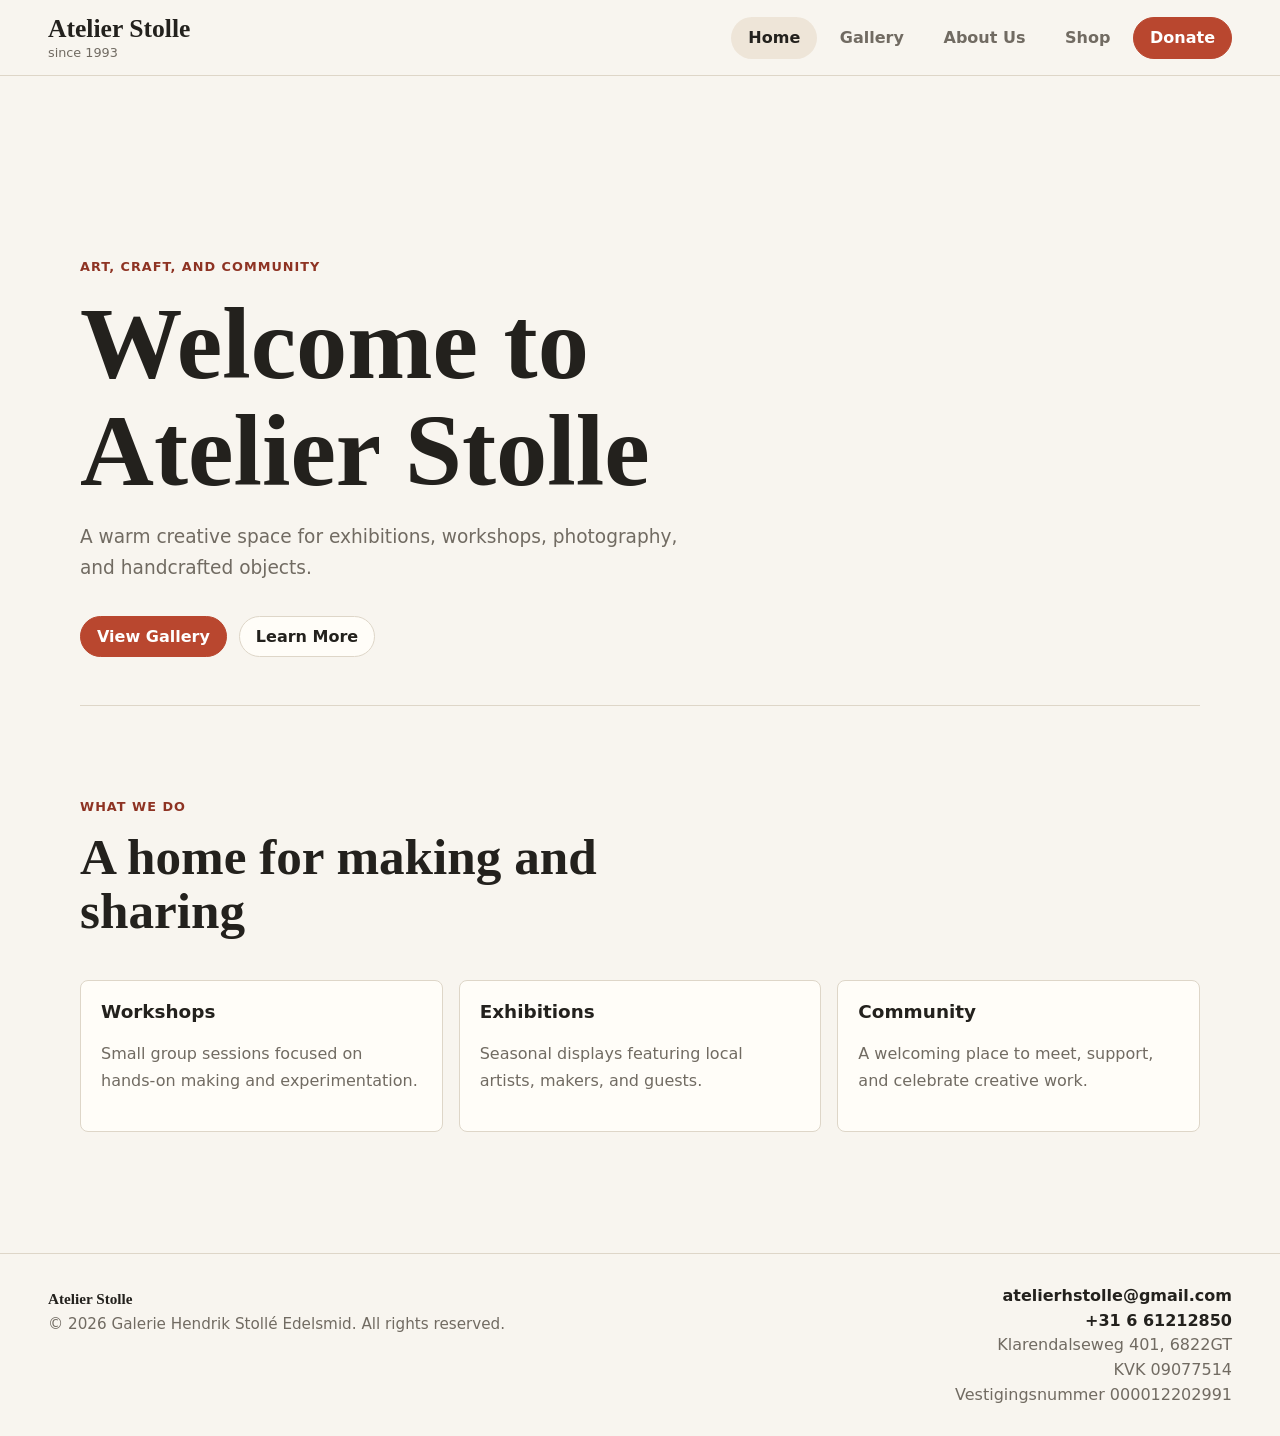
<file: index.html>
<!doctype html>
<html lang="en">
  <head>
    <meta charset="UTF-8" />
    <meta name="viewport" content="width=device-width, initial-scale=1.0" />
    <title>Atelier Stolle</title>
    <link rel="stylesheet" href="styles.css" />
  </head>
  <body>
    <header class="site-header">
      <a class="brand" href="index.html">Atelier Stolle<br /><small class="brand-subtitle">since 1993</small></a>
      <nav class="site-nav" aria-label="Primary navigation">
        <a aria-current="page" href="index.html">Home</a>
        <a href="gallery.html">Gallery</a>
        <a href="about.html">About Us</a>
        <a href="shop.html">Shop</a>
        <button class="donate-button" type="button" data-donate>Donate</button>
      </nav>
    </header>

    <main>
      <section class="hero">
        <div class="hero-copy">
          <p class="eyebrow">Art, craft, and community</p>
          <h1>Welcome to Atelier Stolle</h1>
          <p>
            A warm creative space for exhibitions, workshops, photography, and
            handcrafted objects.
          </p>
          <div class="hero-actions">
            <a class="button primary" href="gallery.html">View Gallery</a>
            <a class="button secondary" href="about.html">Learn More</a>
          </div>
        </div>
      </section>

      <section class="section">
        <div class="section-heading">
          <p class="eyebrow">What we do</p>
          <h2>A home for making and sharing</h2>
        </div>
        <div class="feature-grid">
          <article>
            <h3>Workshops</h3>
            <p>Small group sessions focused on hands-on making and experimentation.</p>
          </article>
          <article>
            <h3>Exhibitions</h3>
            <p>Seasonal displays featuring local artists, makers, and guests.</p>
          </article>
          <article>
            <h3>Community</h3>
            <p>A welcoming place to meet, support, and celebrate creative work.</p>
          </article>
        </div>
      </section>
    </main>

    <footer class="site-footer">
      <div>
        <p class="footer-brand">Atelier Stolle</p>
        <p>&copy; 2026 Galerie Hendrik Stollé Edelsmid. All rights reserved.</p>
      </div>
      <address class="footer-contact">
        <a href="mailto:atelierhstolle@gmail.com">atelierhstolle@gmail.com</a>
        <a href="tel:+31661212850">+31 6 61212850</a>
        <span>Klarendalseweg 401, 6822GT</span>
        <span>KVK 09077514</span>
        <span>Vestigingsnummer 000012202991</span>
      </address>
    </footer>

    <script src="script.js"></script>
  </body>
</html>
</file>
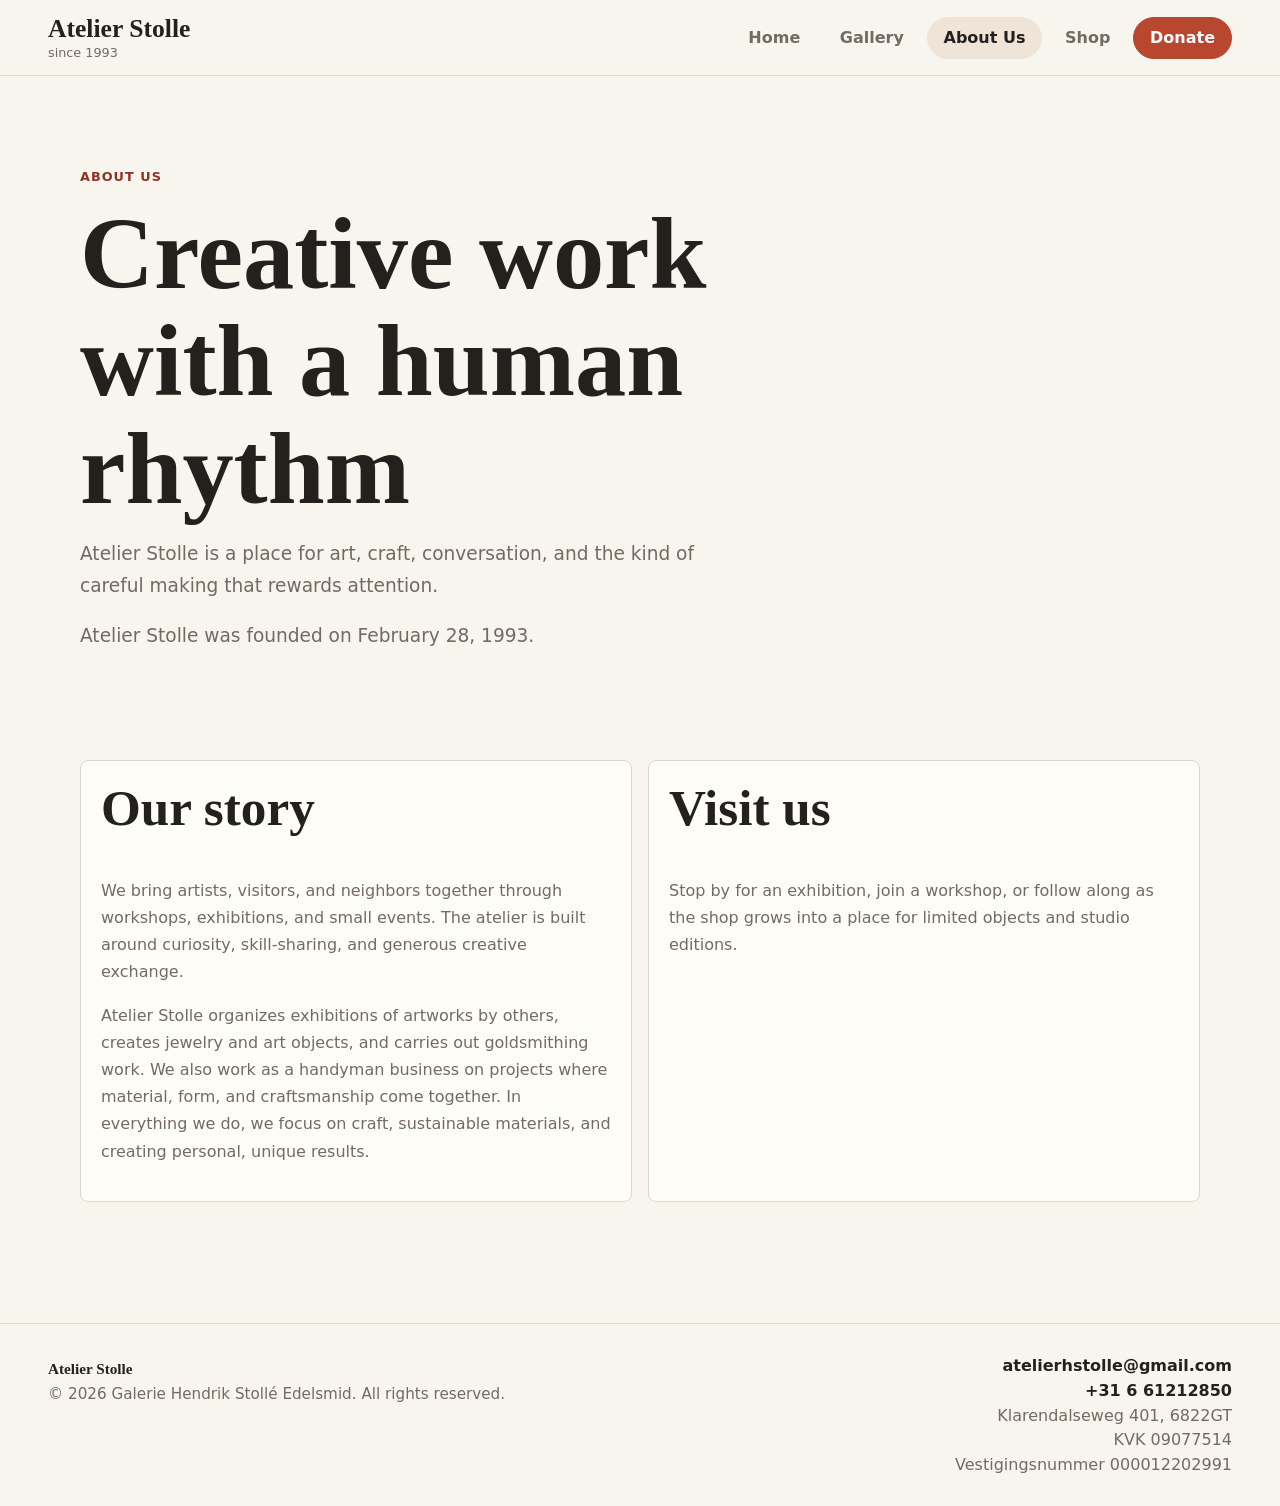
<file: about.html>
<!doctype html>
<html lang="en">
  <head>
    <meta charset="UTF-8" />
    <meta name="viewport" content="width=device-width, initial-scale=1.0" />
    <title>About Us | Atelier Stolle</title>
    <link rel="stylesheet" href="styles.css" />
  </head>
  <body>
    <header class="site-header">
      <a class="brand" href="index.html">Atelier Stolle<br /><small class="brand-subtitle">since 1993</small></a>
      <nav class="site-nav" aria-label="Primary navigation">
        <a href="index.html">Home</a>
        <a href="gallery.html">Gallery</a>
        <a aria-current="page" href="about.html">About Us</a>
        <a href="shop.html">Shop</a>
        <button class="donate-button" type="button" data-donate>Donate</button>
      </nav>
    </header>

    <main>
      <section class="page-intro">
        <p class="eyebrow">About us</p>
        <h1>Creative work with a human rhythm</h1>
        <p>
          Atelier Stolle is a place for art, craft, conversation, and the kind
          of careful making that rewards attention.
        </p>
        <p>Atelier Stolle was founded on February 28, 1993.</p>
      </section>

      <section class="content-band">
        <div>
          <h2>Our story</h2>
          <p>
            We bring artists, visitors, and neighbors together through workshops,
            exhibitions, and small events. The atelier is built around curiosity,
            skill-sharing, and generous creative exchange.
          </p>
          <p>
            Atelier Stolle organizes exhibitions of artworks by others, creates
            jewelry and art objects, and carries out goldsmithing work. We also
            work as a handyman business on projects where material, form, and
            craftsmanship come together. In everything we do, we focus on craft,
            sustainable materials, and creating personal, unique results.
          </p>
        </div>
        <div>
          <h2>Visit us</h2>
          <p>
            Stop by for an exhibition, join a workshop, or follow along as the
            shop grows into a place for limited objects and studio editions.
          </p>
        </div>
      </section>
    </main>

    <footer class="site-footer">
      <div>
        <p class="footer-brand">Atelier Stolle</p>
        <p>&copy; 2026 Galerie Hendrik Stollé Edelsmid. All rights reserved.</p>
      </div>
      <address class="footer-contact">
        <a href="mailto:atelierhstolle@gmail.com">atelierhstolle@gmail.com</a>
        <a href="tel:+31661212850">+31 6 61212850</a>
        <span>Klarendalseweg 401, 6822GT</span>
        <span>KVK 09077514</span>
        <span>Vestigingsnummer 000012202991</span>
      </address>
    </footer>

    <script src="script.js"></script>
  </body>
</html>
</file>
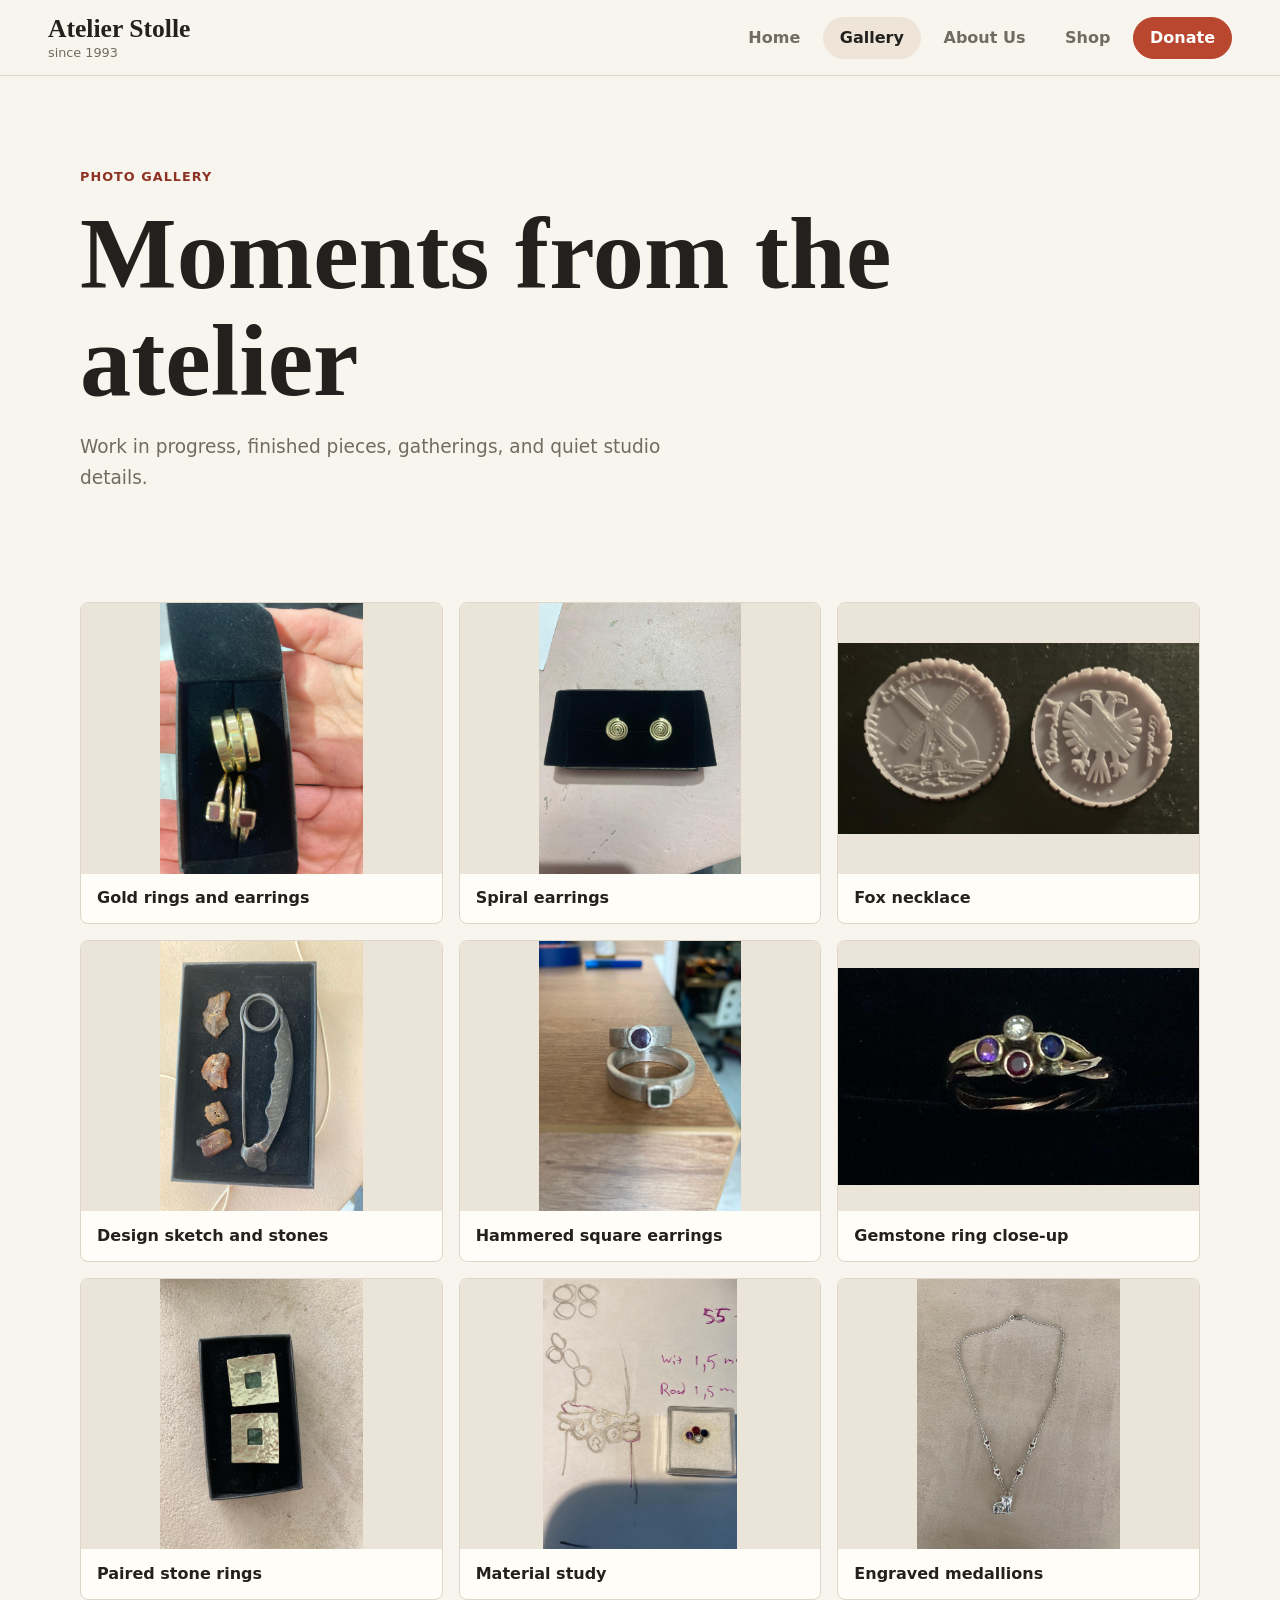
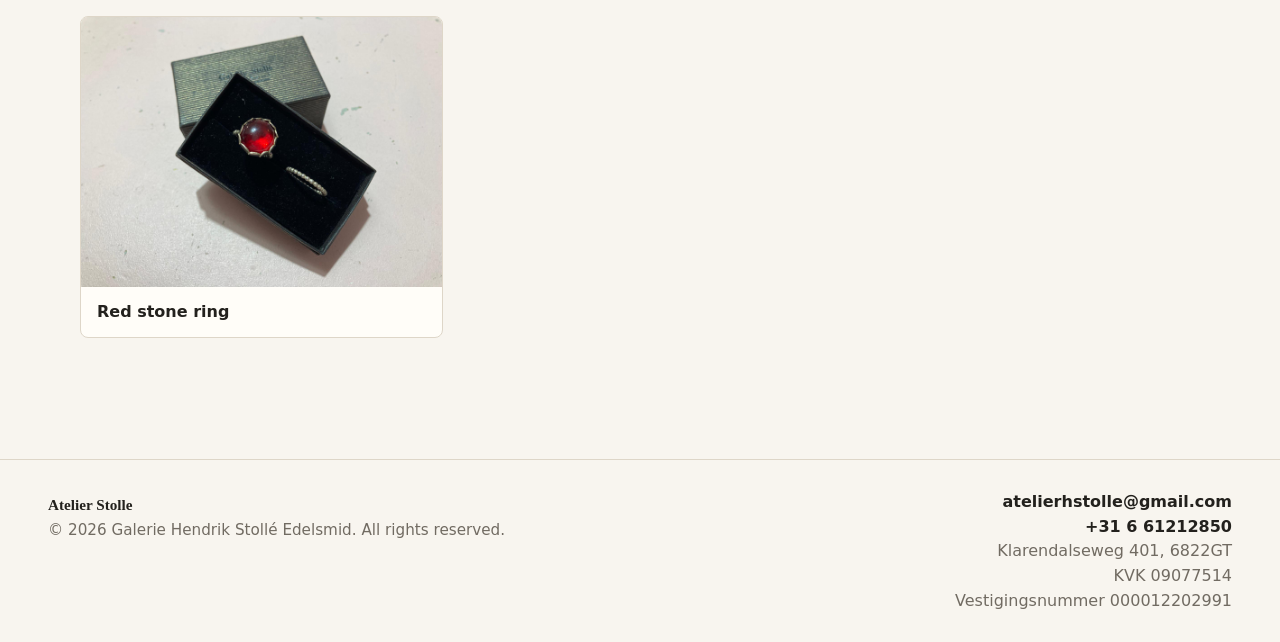
<file: gallery.html>
<!doctype html>
<html lang="en">
  <head>
    <meta charset="UTF-8" />
    <meta name="viewport" content="width=device-width, initial-scale=1.0" />
    <title>Photo Gallery | Atelier Stolle</title>
    <link rel="stylesheet" href="styles.css" />
  </head>
  <body>
    <header class="site-header">
      <a class="brand" href="index.html">Atelier Stolle<br /><small class="brand-subtitle">since 1993</small></a>
      <nav class="site-nav" aria-label="Primary navigation">
        <a href="index.html">Home</a>
        <a aria-current="page" href="gallery.html">Gallery</a>
        <a href="about.html">About Us</a>
        <a href="shop.html">Shop</a>
        <button class="donate-button" type="button" data-donate>Donate</button>
      </nav>
    </header>

    <main>
      <section class="page-intro">
        <p class="eyebrow">Photo gallery</p>
        <h1>Moments from the atelier</h1>
        <p>Work in progress, finished pieces, gatherings, and quiet studio details.</p>
      </section>

      <section class="gallery-grid" aria-label="Atelier photo gallery">
        <figure class="photo-card">
          <a class="photo-link" href="assets/gallery/jewelry-set-gold.jpg">
            <img
              src="assets/gallery/jewelry-set-gold.jpg"
              alt="Gold rings and earrings displayed in a black jewelry box"
            />
          </a>
          <figcaption>Gold rings and earrings</figcaption>
        </figure>
        <figure class="photo-card">
          <a class="photo-link" href="assets/gallery/red-stone-ring.jpg">
            <img
              src="assets/gallery/red-stone-ring.jpg"
              alt="Pair of spiral earrings displayed in a black jewelry box"
            />
          </a>
          <figcaption>Spiral earrings</figcaption>
        </figure>
        <figure class="photo-card">
          <a class="photo-link" href="assets/gallery/fox-necklace.jpg">
            <img
              src="assets/gallery/fox-necklace.jpg"
              alt="Silver necklace with heart details and a fox pendant"
            />
          </a>
          <figcaption>Fox necklace</figcaption>
        </figure>
        <figure class="photo-card">
          <a class="photo-link" href="assets/gallery/ring-design-sketch.jpg">
            <img
              src="assets/gallery/ring-design-sketch.jpg"
              alt="Jewelry design sketch with small colored stones beside it"
            />
          </a>
          <figcaption>Design sketch and stones</figcaption>
        </figure>
        <figure class="photo-card">
          <a class="photo-link" href="assets/gallery/square-earrings.jpg">
            <img
              src="assets/gallery/square-earrings.jpg"
              alt="Hammered square earrings with green center details"
            />
          </a>
          <figcaption>Hammered square earrings</figcaption>
        </figure>
        <figure class="photo-card">
          <a class="photo-link" href="assets/gallery/gemstone-ring-closeup.jpg">
            <img
              src="assets/gallery/gemstone-ring-closeup.jpg"
              alt="Close-up of a ring with several colored gemstones"
            />
          </a>
          <figcaption>Gemstone ring close-up</figcaption>
        </figure>
        <figure class="photo-card">
          <a class="photo-link" href="assets/gallery/paired-stone-rings.jpg">
            <img
              src="assets/gallery/paired-stone-rings.jpg"
              alt="Two rings with colored stone settings on a wooden surface"
            />
          </a>
          <figcaption>Paired stone rings</figcaption>
        </figure>
        <figure class="photo-card">
          <a class="photo-link" href="assets/gallery/material-study.jpg">
            <img
              src="assets/gallery/material-study.jpg"
              alt="Metal form and raw material pieces arranged in a black tray"
            />
          </a>
          <figcaption>Material study</figcaption>
        </figure>
        <figure class="photo-card">
          <a class="photo-link" href="assets/gallery/engraved-coins.jpg">
            <img
              src="assets/gallery/engraved-coins.jpg"
              alt="Two engraved round medallions with raised designs"
            />
          </a>
          <figcaption>Engraved medallions</figcaption>
        </figure>
        <figure class="photo-card">
          <a class="photo-link" href="assets/gallery/spiral-earrings.jpg">
            <img
              src="assets/gallery/spiral-earrings.jpg"
              alt="Ring with a red stone displayed in a black jewelry box"
            />
          </a>
          <figcaption>Red stone ring</figcaption>
        </figure>
      </section>
    </main>

    <footer class="site-footer">
      <div>
        <p class="footer-brand">Atelier Stolle</p>
        <p>&copy; 2026 Galerie Hendrik Stollé Edelsmid. All rights reserved.</p>
      </div>
      <address class="footer-contact">
        <a href="mailto:atelierhstolle@gmail.com">atelierhstolle@gmail.com</a>
        <a href="tel:+31661212850">+31 6 61212850</a>
        <span>Klarendalseweg 401, 6822GT</span>
        <span>KVK 09077514</span>
        <span>Vestigingsnummer 000012202991</span>
      </address>
    </footer>

    <script src="script.js"></script>
  </body>
</html>
</file>
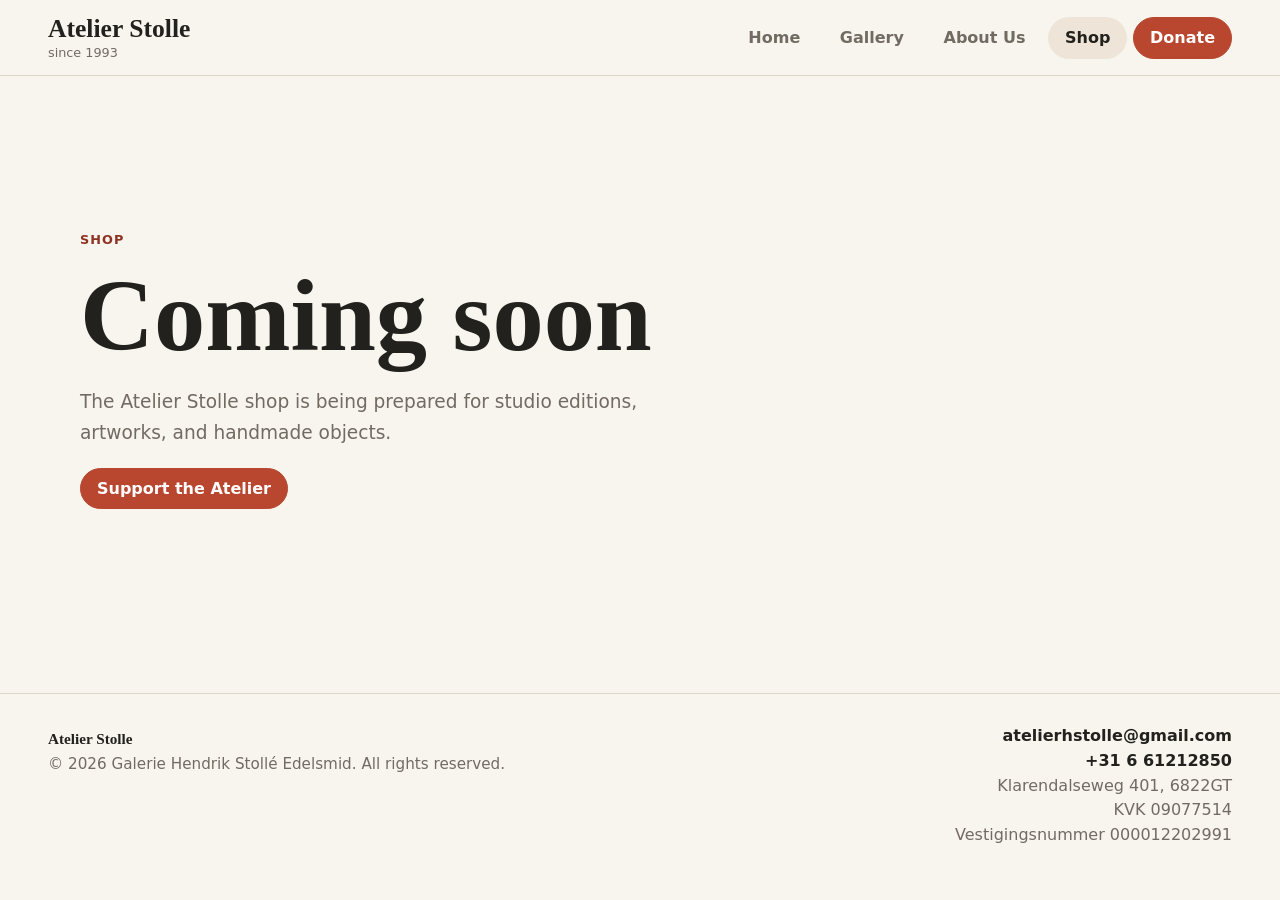
<file: shop.html>
<!doctype html>
<html lang="en">
  <head>
    <meta charset="UTF-8" />
    <meta name="viewport" content="width=device-width, initial-scale=1.0" />
    <title>Shop | Atelier Stolle</title>
    <link rel="stylesheet" href="styles.css" />
  </head>
  <body>
    <header class="site-header">
      <a class="brand" href="index.html">Atelier Stolle<br /><small class="brand-subtitle">since 1993</small></a>
      <nav class="site-nav" aria-label="Primary navigation">
        <a href="index.html">Home</a>
        <a href="gallery.html">Gallery</a>
        <a href="about.html">About Us</a>
        <a aria-current="page" href="shop.html">Shop</a>
        <button class="donate-button" type="button" data-donate>Donate</button>
      </nav>
    </header>

    <main>
      <section class="coming-soon">
        <p class="eyebrow">Shop</p>
        <h1>Coming soon</h1>
        <p>
          The Atelier Stolle shop is being prepared for studio editions,
          artworks, and handmade objects.
        </p>
        <button class="button primary" type="button" data-donate>Support the Atelier</button>
      </section>
    </main>

    <footer class="site-footer">
      <div>
        <p class="footer-brand">Atelier Stolle</p>
        <p>&copy; 2026 Galerie Hendrik Stollé Edelsmid. All rights reserved.</p>
      </div>
      <address class="footer-contact">
        <a href="mailto:atelierhstolle@gmail.com">atelierhstolle@gmail.com</a>
        <a href="tel:+31661212850">+31 6 61212850</a>
        <span>Klarendalseweg 401, 6822GT</span>
        <span>KVK 09077514</span>
        <span>Vestigingsnummer 000012202991</span>
      </address>
    </footer>

    <script src="script.js"></script>
  </body>
</html>
</file>
<file: styles.css>
:root {
  --bg: #f8f5ef;
  --paper: #fffdf8;
  --ink: #23211d;
  --muted: #716b62;
  --line: #ded6c8;
  --accent: #b9472f;
  --accent-dark: #8e3323;
  --green: #58745b;
  --blue: #4f6f8a;
  --rose: #b86670;
  --ochre: #c28c38;
  font-family:
    Inter, ui-sans-serif, system-ui, -apple-system, BlinkMacSystemFont, "Segoe UI",
    sans-serif;
  color: var(--ink);
  background: var(--bg);
}

* {
  box-sizing: border-box;
}

body {
  margin: 0;
  min-height: 100vh;
  background: var(--bg);
}

a {
  color: inherit;
  text-decoration: none;
}

.site-header {
  display: flex;
  align-items: center;
  justify-content: space-between;
  gap: 1.5rem;
  padding: 1rem clamp(1rem, 4vw, 3rem);
  border-bottom: 1px solid var(--line);
  background: rgba(248, 245, 239, 0.92);
  position: sticky;
  top: 0;
  z-index: 10;
  backdrop-filter: blur(12px);
}

.brand {
  font-family: Georgia, "Times New Roman", serif;
  font-size: clamp(1.25rem, 2vw, 1.7rem);
  font-weight: 700;
  line-height: 1.05;
}

.brand small {
  display: block;
  margin-top: 0.2rem;
  font-family:
    Inter, ui-sans-serif, system-ui, -apple-system, BlinkMacSystemFont, "Segoe UI",
    sans-serif;
  font-size: 0.8rem;
  font-weight: 400;
  color: var(--muted);
}

.site-nav {
  display: flex;
  align-items: center;
  justify-content: flex-end;
  flex-wrap: wrap;
  gap: 0.35rem;
}

.site-nav a,
.donate-button,
.button {
  min-height: 2.5rem;
  display: inline-flex;
  align-items: center;
  justify-content: center;
  border-radius: 999px;
  border: 1px solid transparent;
  padding: 0.65rem 1rem;
  font: inherit;
  font-weight: 700;
}

.site-nav a {
  color: var(--muted);
}

.site-nav a:hover,
.site-nav a[aria-current="page"] {
  color: var(--ink);
  background: #eee5d8;
}

.donate-button,
.button.primary {
  cursor: pointer;
  background: var(--accent);
  color: #fff;
  border-color: var(--accent);
}

.donate-button:hover,
.button.primary:hover {
  background: var(--accent-dark);
  border-color: var(--accent-dark);
}

.button.secondary {
  color: var(--ink);
  border-color: var(--line);
  background: var(--paper);
}

main {
  width: min(1120px, calc(100% - 2rem));
  margin: 0 auto;
}

.hero {
  min-height: 70vh;
  display: grid;
  align-items: end;
  padding: clamp(4rem, 9vw, 8rem) 0 3rem;
  border-bottom: 1px solid var(--line);
}

.hero-copy {
  max-width: 760px;
}

.eyebrow {
  margin: 0 0 0.75rem;
  color: var(--accent-dark);
  font-size: 0.8rem;
  font-weight: 800;
  letter-spacing: 0.08em;
  text-transform: uppercase;
}

h1,
h2,
h3,
p {
  margin-top: 0;
}

h1,
h2 {
  font-family: Georgia, "Times New Roman", serif;
  line-height: 1.05;
}

h1 {
  max-width: 820px;
  margin-bottom: 1rem;
  font-size: clamp(3rem, 8vw, 6.5rem);
}

h2 {
  font-size: clamp(2rem, 4vw, 3.3rem);
}

h3 {
  font-size: 1.15rem;
}

p {
  color: var(--muted);
  font-size: 1rem;
  line-height: 1.7;
}

.hero-copy > p:not(.eyebrow),
.page-intro p:not(.eyebrow),
.coming-soon p:not(.eyebrow) {
  max-width: 620px;
  font-size: 1.16rem;
}

.hero-actions {
  display: flex;
  flex-wrap: wrap;
  gap: 0.75rem;
  margin-top: 2rem;
}

.section,
.page-intro,
.coming-soon {
  padding: clamp(3rem, 7vw, 6rem) 0;
}

.section-heading {
  max-width: 680px;
  margin-bottom: 2rem;
}

.feature-grid,
.gallery-grid,
.content-band {
  display: grid;
  gap: 1rem;
}

.feature-grid {
  grid-template-columns: repeat(3, minmax(0, 1fr));
}

.feature-grid article,
.photo-card,
.content-band > div {
  border: 1px solid var(--line);
  border-radius: 8px;
  background: var(--paper);
}

.feature-grid article,
.content-band > div {
  padding: 1.25rem;
}

.gallery-grid {
  grid-template-columns: repeat(3, minmax(0, 1fr));
  padding-bottom: clamp(3rem, 7vw, 6rem);
}

.photo-card {
  margin: 0;
  overflow: hidden;
}

.photo-link {
  display: block;
  aspect-ratio: 4 / 3;
  background: #ebe4d9;
}

.photo-card img {
  display: block;
  width: 100%;
  height: 100%;
  object-fit: contain;
}

figcaption {
  padding: 0.9rem 1rem 1rem;
  font-weight: 700;
}

.content-band {
  grid-template-columns: repeat(2, minmax(0, 1fr));
  padding-bottom: clamp(3rem, 7vw, 6rem);
}

.coming-soon {
  min-height: 65vh;
  display: grid;
  align-content: center;
  justify-items: start;
}

.site-footer {
  display: flex;
  align-items: flex-start;
  justify-content: space-between;
  gap: 2rem;
  flex-wrap: wrap;
  margin-top: 2rem;
  padding: 2rem clamp(1rem, 4vw, 3rem);
  border-top: 1px solid var(--line);
}

.site-footer p {
  margin: 0;
  font-size: 0.95rem;
}

.footer-brand {
  margin-bottom: 0.35rem;
  color: var(--ink);
  font-family: Georgia, "Times New Roman", serif;
  font-size: 1.25rem;
  font-weight: 700;
}

.footer-contact {
  display: grid;
  gap: 0.35rem;
  color: var(--muted);
  font-style: normal;
  text-align: right;
}

.footer-contact a {
  color: var(--ink);
  font-weight: 700;
}

.footer-contact a:hover {
  color: var(--accent-dark);
}

@media (max-width: 780px) {
  .site-header {
    align-items: flex-start;
    flex-direction: column;
  }

  .site-nav {
    justify-content: flex-start;
  }

  .feature-grid,
  .gallery-grid,
  .content-band {
    grid-template-columns: 1fr;
  }

  .hero {
    min-height: auto;
  }

  .footer-contact {
    text-align: left;
  }
}
</file>
